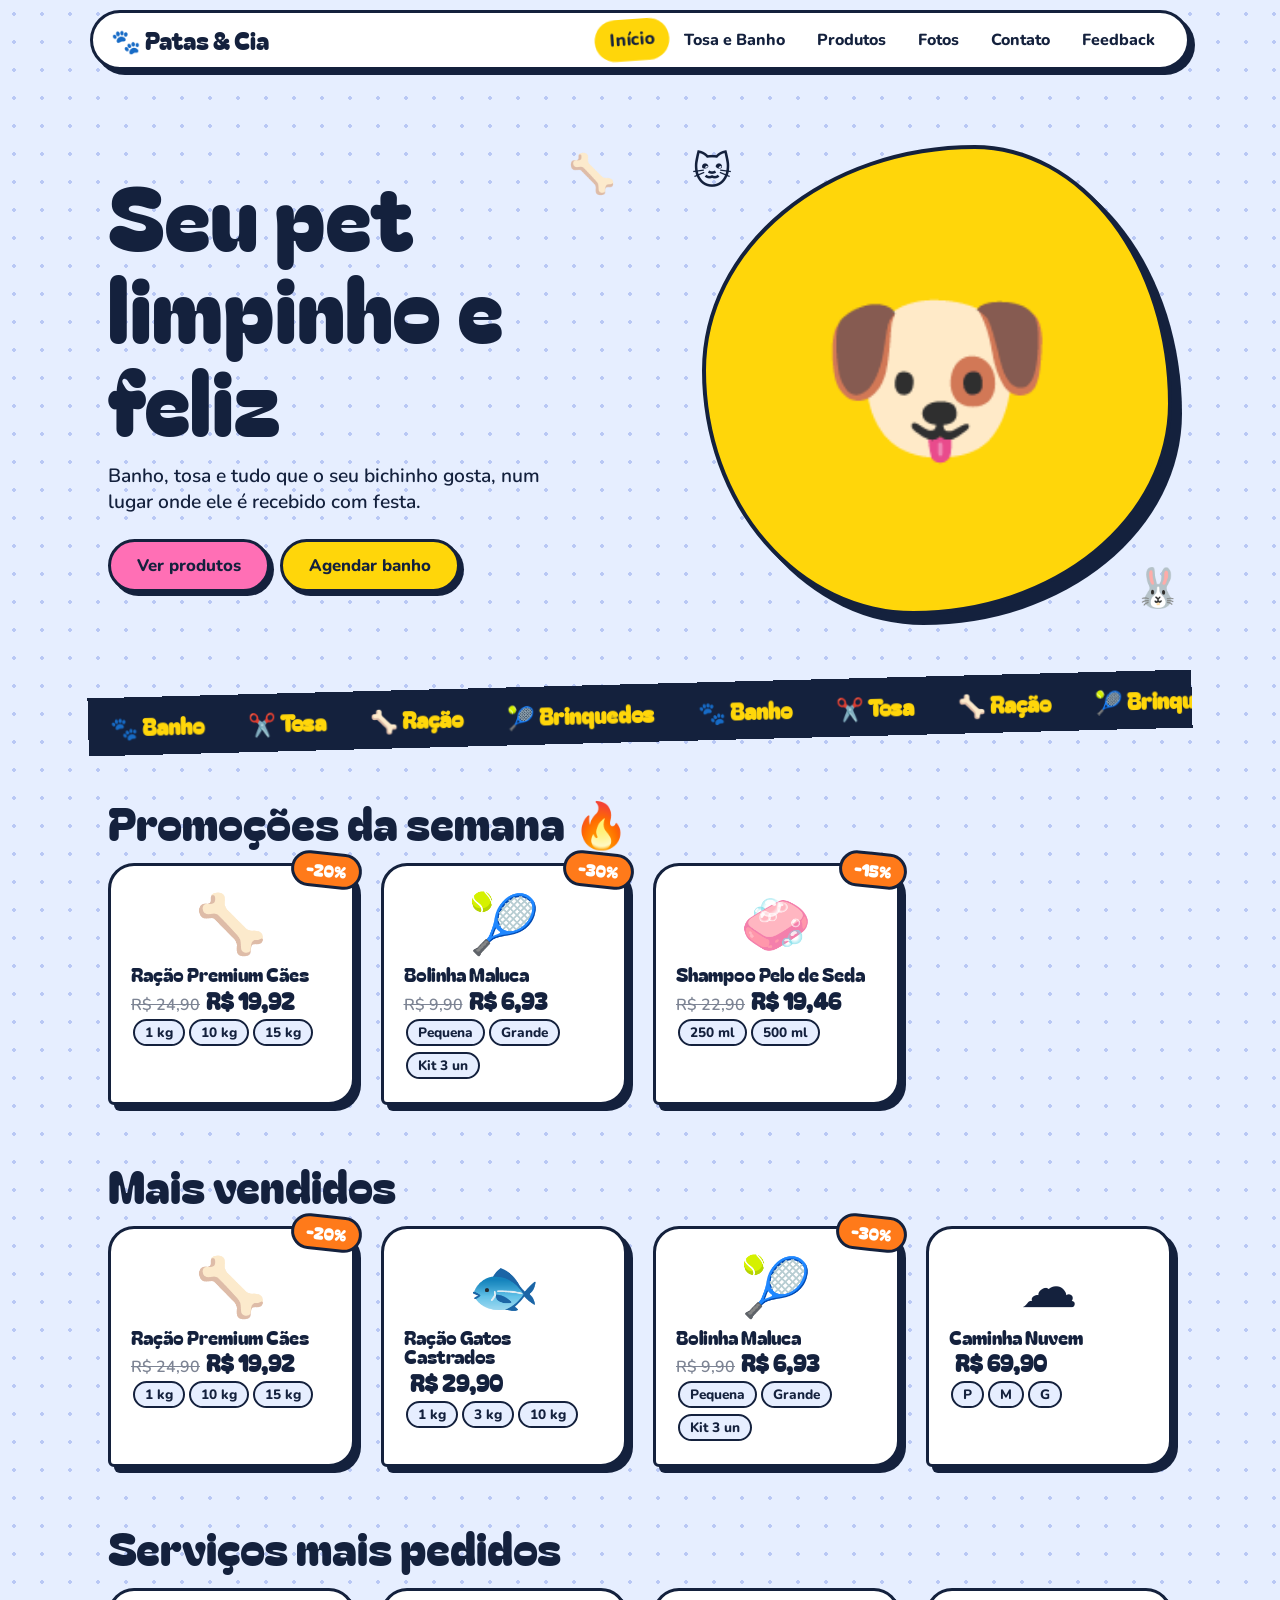
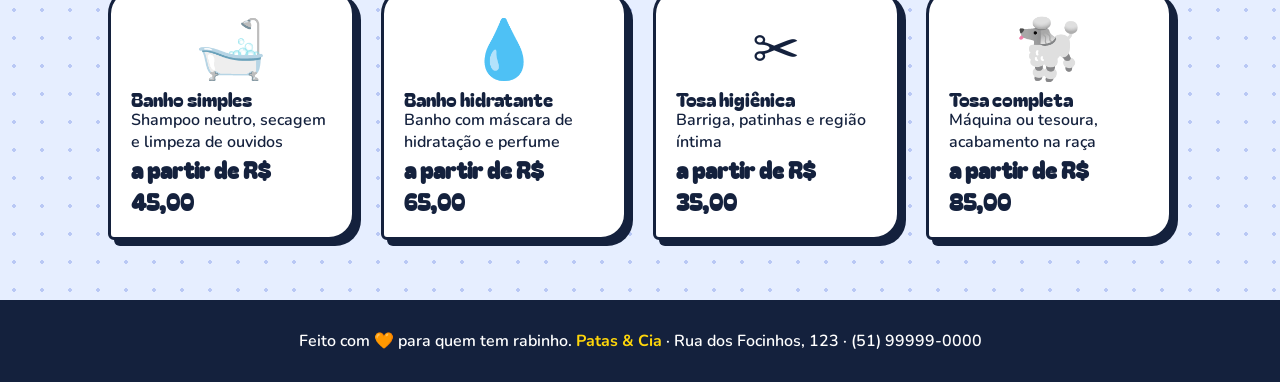
<file: index.html>
<!DOCTYPE html>
<html lang="pt-BR">

<head>
    <meta charset="utf-8">
    <meta name="viewport" content="width=device-width,initial-scale=1">
    <title>Patas &amp; Cia | Petshop</title>
    <link href="https://fonts.googleapis.com/css2?family=Bagel+Fat+One&family=Nunito:wght@600;800&display=swap"
        rel="stylesheet">
    <link rel="stylesheet" href="style.css">
</head>

<body>
    <main>
        <div class="hero">
            <div><span class="fl" style="top:-20px;right:10%">🦴</span>
                <h1 id="t"></h1>
                <p style="font-size:1.2rem;margin:18px 0 24px;max-width:460px">Banho, tosa e tudo que o seu bichinho
                    gosta, num lugar onde ele é recebido com festa.</p>
                <div class="row"><a class="btn" href="produtos.html">Ver produtos</a><a class="btn y"
                        href="tosa.html">Agendar banho</a></div>
            </div>
            <div style="position:relative"><span class="fl" style="top:0;left:-10px;animation-delay:1s">🐱</span><span
                    class="fl" style="bottom:0;right:-10px;animation-delay:2s">🐰</span>
                <div class="blob" id="pet" role="img" aria-label="Cachorro">🐶</div>
            </div>
        </div>
        <div class="mq">
            <div id="mq"></div>
        </div>
        <section>
            <h2>Promoções da semana 🔥</h2>
            <div class="grid" id="pr"></div>
        </section>
        <section>
            <h2>Mais vendidos</h2>
            <div class="grid" id="mv"></div>
        </section>
        <section>
            <h2>Serviços mais pedidos</h2>
            <div class="grid" id="sv"></div>
        </section>
    </main>
    <script src="app.js"></script>
    <script>
        document.getElementById('t').innerHTML = 'Seu pet limpinho e feliz'.split(' ').map((w, i) => `<span style="animation-delay:${i * .12}s">${w}&nbsp;</span>`).join('');
        mq.innerHTML = ('<span>🐾 Banho</span><span>✂️ Tosa</span><span>🦴 Ração</span><span>🎾 Brinquedos</span>').repeat(8);
        const pets = ['🐶', '🐱', '🐰', '🐹']; let k = 0; pet.onclick = () => { k = (k + 1) % 4; pet.textContent = pets[k]; toast('Au au! Clique de novo 🐾') };
        pr.innerHTML = Object.keys(O).map(i => pcard(P[i], i)).join('');
        mv.innerHTML = P.map((p, i) => p.h ? pcard(p, i) : '').join('');
        sv.innerHTML = S.slice(0, 4).map(s => `<a class="card rv" href="tosa.html"><span class="big">${s[1]}</span><h3>${s[0]}</h3><p>${s[2]}</p><p class="price">a partir de ${f(s[4])}</p></a>`).join('');
        rv()</script>
</body>

</html>
</file>
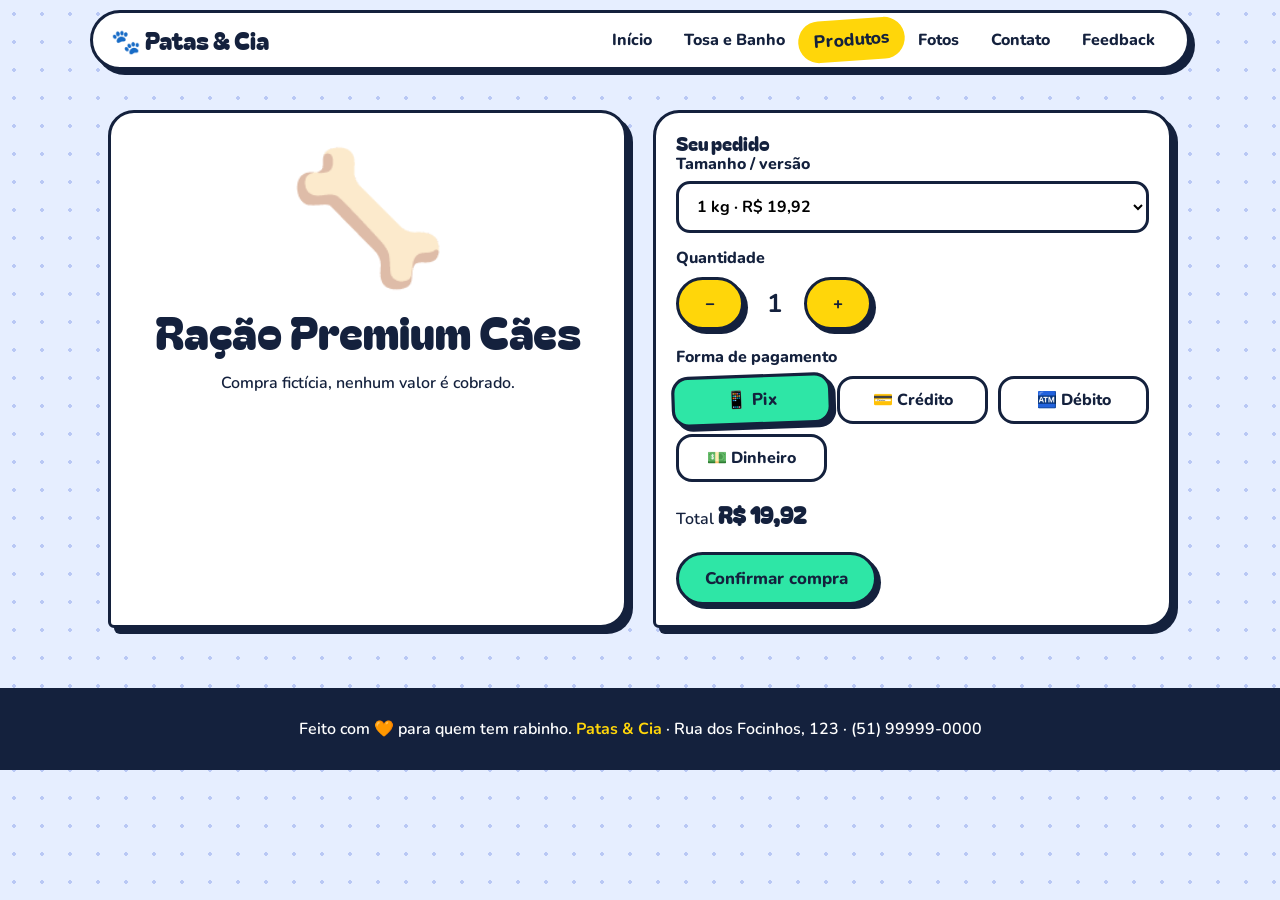
<file: compra.html>
<!DOCTYPE html>
<html lang="pt-BR">

<head>
    <meta charset="utf-8">
    <meta name="viewport" content="width=device-width,initial-scale=1">
    <title>Comprar | Patas &amp; Cia</title>
    <link href="https://fonts.googleapis.com/css2?family=Bagel+Fat+One&family=Nunito:wght@600;800&display=swap"
        rel="stylesheet">
    <link rel="stylesheet" href="style.css">
</head>

<body>
    <main>
        <div class="two">
            <div class="card" style="text-align:center">
                <span class="big" style="font-size:8rem" id="em"></span>
                <h2 id="nm"></h2>
                <p>Compra fictícia, nenhum valor é cobrado.</p>
            </div>

            <div class="card">
                <h3>Seu pedido</h3>
                <label>Tamanho / versão</label>
                <select id="vr"></select>
                <label>Quantidade</label>

                <div class="row" style="margin:8px 0 16px">
                    <button class="btn y" onclick="q(-1)">−</button>
                    <b id="qt" style="font-size:1.6rem;min-width:40px;text-align:center">1</b>
                    <button class="btn y" onclick="q(1)">+</button>
                </div>

                <label>Forma de pagamento</label>

                <div class="pay">
                    <label><input type="radio" name="pg" checked>📱 Pix</label>
                    <label><input type="radio" name="pg">💳 Crédito</label>
                    <label><input type="radio" name="pg">🏧 Débito</label>
                    <label><input type="radio" name="pg">💵 Dinheiro</label>
                </div>

                <p>Total <span class="price" id="tt"></span></p>
                <br>

                <button class="btn m" onclick="ok()">Confirmar compra</button>
            </div>
        </div>
    </main>

    <div id="ov">
        <div class="card">
            <span class="big">🎉</span>
            <h2>Pedido feito!</h2>
            <p id="rs"></p>
            <br>

            <a class="btn y" href="produtos.html">Voltar aos produtos</a>
        </div>
    </div>

    <script src="app.js"></script>

    <script>
        const u = new URLSearchParams(location.search), id = +u.get('id') || 0, p = P[id], o = O[id] || 0; let n = 1;
        em.textContent = p.e; nm.textContent = p.n; vr.innerHTML = p.s.map((s, j) => `<option value="${j}" ${j == u.get('s') ? 'selected' : ''}>${s[0]} · ${f(s[1] * (1 - o / 100))}</option>`).join('');
        const tot = () => p.s[vr.value][1] * (1 - o / 100) * n; function r() { qt.textContent = n; tt.textContent = f(tot()) }
        function q(d) { n = Math.max(1, Math.min(20, n + d)); r() } vr.onchange = r; r();
        function ok() { rs.textContent = `${n}x ${p.n} (${p.s[vr.value][0]}) · ${f(tot())} · pedido nº ${Math.floor(1000 + Math.random() * 9000)}`; ov.classList.add('s') }
    </script>
</body>

</html>
</file>
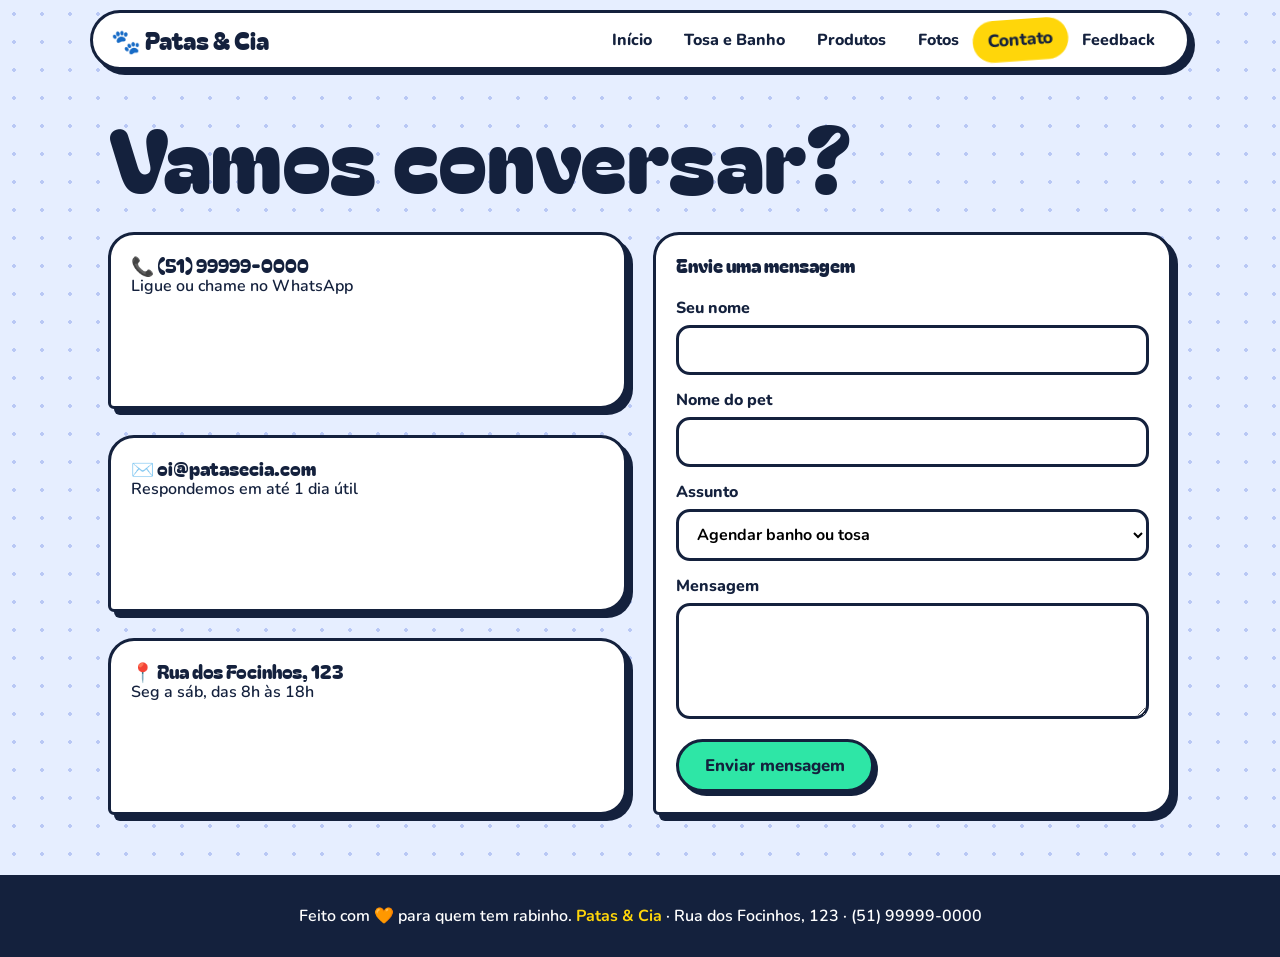
<file: contato.html>
<!DOCTYPE html>
<html lang="pt-BR">

<head>
    <meta charset="utf-8">
    <meta name="viewport" content="width=device-width,initial-scale=1">
    <title>Contato | Patas &amp; Cia</title>
    <link href="https://fonts.googleapis.com/css2?family=Bagel+Fat+One&family=Nunito:wght@600;800&display=swap"
        rel="stylesheet">
    <link rel="stylesheet" href="style.css">
</head>

<body>
    <main>
        <h1>Vamos conversar?</h1>
        <div class="two" style="margin-top:30px">
            <div class="grid" style="grid-template-columns:1fr">

                <a class="card" href="tel:+5551999990000">
                    <h3>📞 (51) 99999-0000</h3>
                    <p>Ligue ou chame no WhatsApp</p>
                </a>

                <a class="card" href="mailto:oi@patasecia.com">
                    <h3>✉️ oi@patasecia.com</h3>
                    <p>Respondemos em até 1 dia útil</p>
                </a>

                <div class="card hv">
                    <h3>📍 Rua dos Focinhos, 123</h3>
                    <p>Seg a sáb, das 8h às 18h</p>
                </div>
            </div>

            <form class="card"
                onsubmit="event.preventDefault();toast('Mensagem enviada! Já já respondemos 🐾');this.reset()">

                <h3>Envie uma mensagem</h3>
                <br>

                <label for="a">Seu nome</label>
                <input id="a" required><label for="b">Nome do pet</label>
                <input id="b"><label for="c">Assunto</label>

                <select id="c">
                    <option>Agendar banho ou tosa</option>
                    <option>Dúvida sobre produtos</option>
                    <option>Outro</option>
                </select><label for="d">Mensagem</label><textarea id="d" rows="4" required></textarea>

                <button class="btn m">Enviar mensagem</button>

            </form>
        </div>
    </main>
    <script src="app.js"></script>
</body>

</html>
</file>
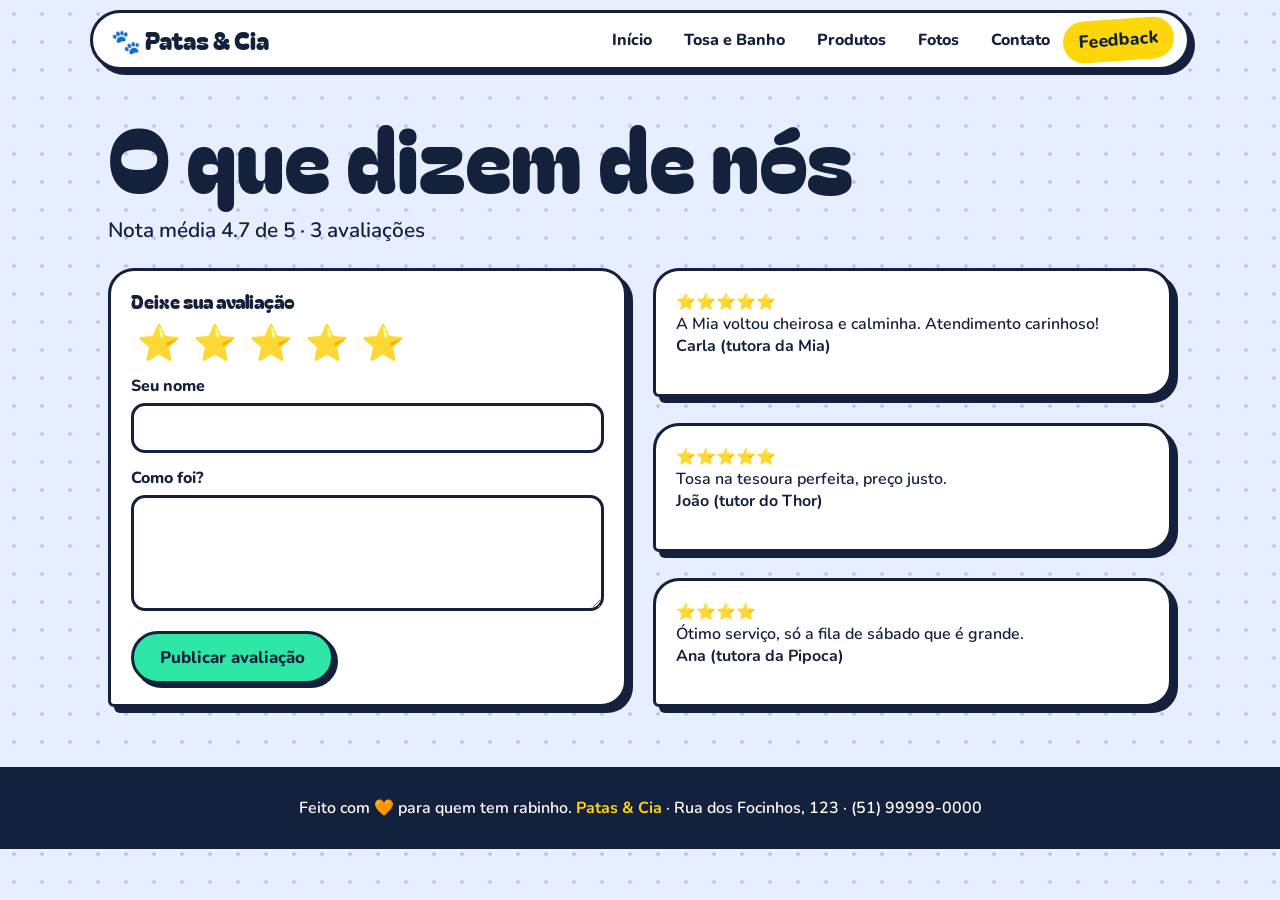
<file: feedback.html>
<!DOCTYPE html>
<html lang="pt-BR">

<head>
    <meta charset="utf-8">
    <meta name="viewport" content="width=device-width,initial-scale=1">
    <title>Feedback | Patas &amp; Cia</title>
    <link href="https://fonts.googleapis.com/css2?family=Bagel+Fat+One&family=Nunito:wght@600;800&display=swap"
        rel="stylesheet">
    <link rel="stylesheet" href="style.css">
</head>

<body>
    <main>
        <h1>O que dizem de nós</h1>
        <p id="av" style="margin:14px 0 24px;font-size:1.3rem"></p>

        <div class="two">
            <form class="card" id="fm">
                <h3>Deixe sua avaliação</h3>

                <div class="stars" id="st" style="margin:10px 0"></div>

                <label for="n">Seu nome</label><input id="n" required>
                <label for="m">Como foi?</label><textarea id="m" rows="4" required></textarea>
                <button class="btn m">Publicar avaliação</button>
            </form>
            <div id="ls" class="grid" style="grid-template-columns:1fr"></div>
        </div>
    </main>
    <script src="app.js"></script>
    <script>
        let R = [{ n: 'Carla (tutora da Mia)', s: 5, m: 'A Mia voltou cheirosa e calminha. Atendimento carinhoso!' }, { n: 'João (tutor do Thor)', s: 5, m: 'Tosa na tesoura perfeita, preço justo.' }, { n: 'Ana (tutora da Pipoca)', s: 4, m: 'Ótimo serviço, só a fila de sábado que é grande.' }];
        try { R = [...JSON.parse(localStorage.getItem('fb') || '[]'), ...R] } catch (e) { }
        let s = 5; function ds() { st.innerHTML = [1, 2, 3, 4, 5].map(i => `<button type="button" class="${i <= s ? 'on' : ''}" onclick="s=${i};ds()" aria-label="${i} estrelas">⭐</button>`).join('') } ds();
        function dr() { av.textContent = 'Nota média ' + (R.reduce((a, b) => a + b.s, 0) / R.length).toFixed(1) + ' de 5 · ' + R.length + ' avaliações'; ls.innerHTML = R.map(r => `<div class="card hv rv in"><p>${'⭐'.repeat(r.s)}</p><p>${r.m.replace(/</g, '&lt;')}</p><b>${r.n.replace(/</g, '&lt;')}</b></div>`).join('') } dr();
        fm.onsubmit = e => { e.preventDefault(); const x = { n: n.value, s, m: m.value }; R.unshift(x); try { const o = JSON.parse(localStorage.getItem('fb') || '[]'); o.unshift(x); localStorage.setItem('fb', JSON.stringify(o)) } catch (e) { } fm.reset(); dr(); toast('Obrigado pela avaliação! 🧡') }
    </script>
</body>

</html>
</file>
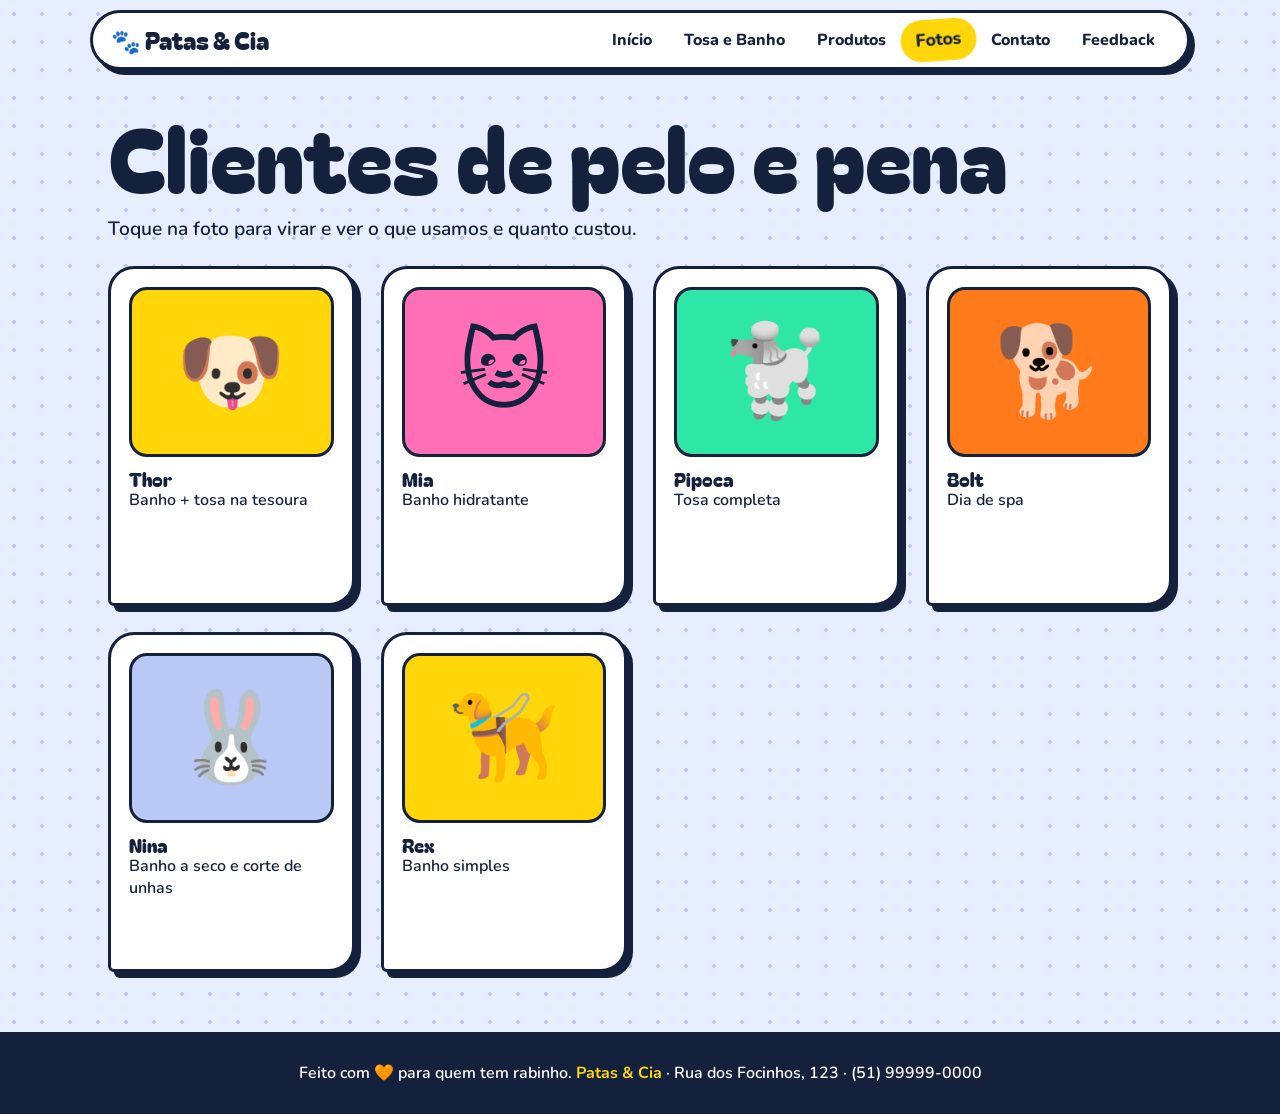
<file: fotos.html>
<!DOCTYPE html>
<html lang="pt-BR">

<head>
    <meta charset="utf-8">
    <meta name="viewport" content="width=device-width,initial-scale=1">
    <title>Fotos | Patas &amp; Cia</title>
    <link href="https://fonts.googleapis.com/css2?family=Bagel+Fat+One&family=Nunito:wght@600;800&display=swap"
        rel="stylesheet">
    <link rel="stylesheet" href="style.css">
</head>

<body>
    <main>
        <h1>Clientes de pelo e pena</h1>

        <p style="margin:14px 0 24px;font-size:1.2rem">
            Toque na foto para virar e ver o que usamos e quanto custou.
        </p>

        <div class="grid" id="g"></div>
    </main>

    <script src="app.js"></script>
    <script>
        const F = [
            [
                'Thor',
                '🐶',
                '#ffd60a',
                'Banho + tosa na tesoura',
                'Shampoo Pelo de Seda, condicionador e perfume suave',
                110
            ],
            [
                'Mia',
                '🐱',
                '#ff6fb5',
                'Banho hidratante',
                'Máscara de hidratação e escovação',
                65
            ],
            [
                'Pipoca',
                '🐩',
                '#2ee6a6',
                'Tosa completa',
                'Máquina nº 10, tesoura e laço',
                85
            ],
            [
                'Bolt',
                '🐕',
                '#ff7a1a',
                'Dia de spa',
                'Banho, tosa higiênica e escovação de dentes',
                130
            ],
            [
                'Nina',
                '🐰',
                '#b9c8f5',
                'Banho a seco e corte de unhas',
                'Espuma seca e lixa suave',
                40
            ],
            [
                'Rex',
                '🦮',
                '#ffd60a',
                'Banho simples',
                'Shampoo neutro e secagem',
                58.5
            ]
        ];

        g.innerHTML = F.map(a => `
            <button
                class="fp rv"
                onclick="this.classList.toggle('fl2')"
                aria-label="Virar cartão de ${a[0]}"
            >
                <div class="fi">
                    <div style="background:#fff">
                        <div class="ph" style="--c:${a[2]}">${a[1]}</div>
                        <h3>${a[0]}</h3>
                        <p>${a[3]}</p>
                    </div>

                    <div class="bk">
                        <h3>${a[0]} ✨</h3>
                        <p><b>Serviço:</b> ${a[3]}</p>
                        <p><b>Usamos:</b> ${a[4]}</p>
                        <p class="price" style="margin-top:12px">
                            Cobrado: ${f(a[5])}
                        </p>
                    </div>
                </div>
            </button>
        `).join('');

        rv();
    </script>
</body>

</html>
</file>
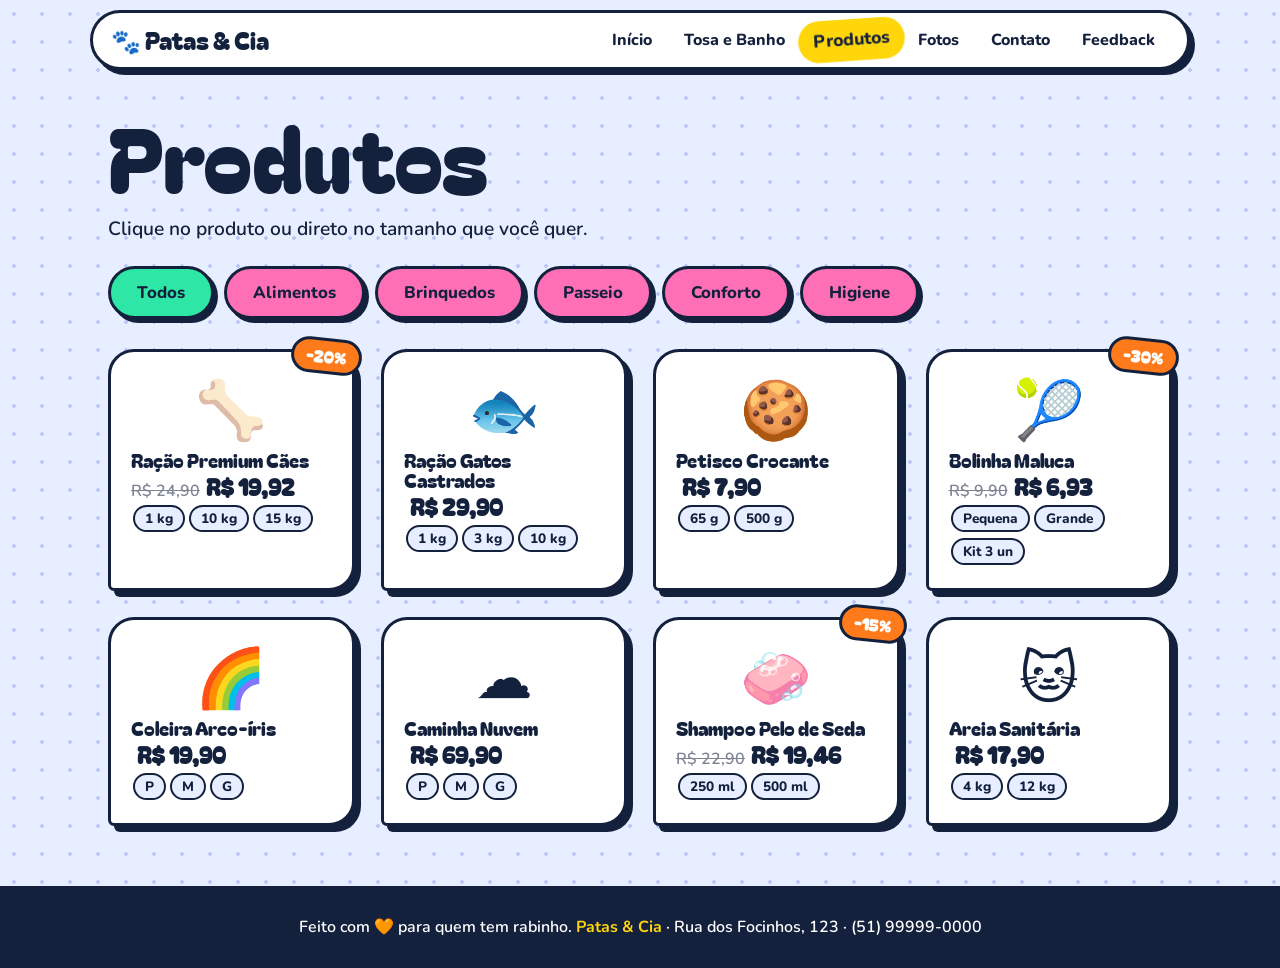
<file: produtos.html>
<!DOCTYPE html>
<html lang="pt-BR">

<head>
    <meta charset="utf-8">
    <meta name="viewport" content="width=device-width,initial-scale=1">
    <title>Produtos | Patas &amp; Cia</title>
    <link href="https://fonts.googleapis.com/css2?family=Bagel+Fat+One&family=Nunito:wght@600;800&display=swap"
        rel="stylesheet">
    <link rel="stylesheet" href="style.css">
</head>

<body>
    <main>
        <h1>Produtos</h1>
        <p style="margin:14px 0 24px;font-size:1.2rem">Clique no produto ou direto no tamanho que você quer.</p>
        <div class="row" id="ct"></div>
        <div class="grid" id="g" style="margin-top:30px"></div>
    </main>
    <script src="app.js"></script>
    <script>
        const cats = ['Todos', ...new Set(P.map(p => p.c))];
        function d(c) { ct.innerHTML = cats.map(x => `<button class="btn ${x == c ? 'm' : ''}" onclick="d('${x}')">${x}</button>`).join(''); g.innerHTML = P.map((p, i) => c == 'Todos' || p.c == c ? pcard(p, i) : '').join(''); rv() }
        d('Todos')</script>
</body>

</html>
</file>
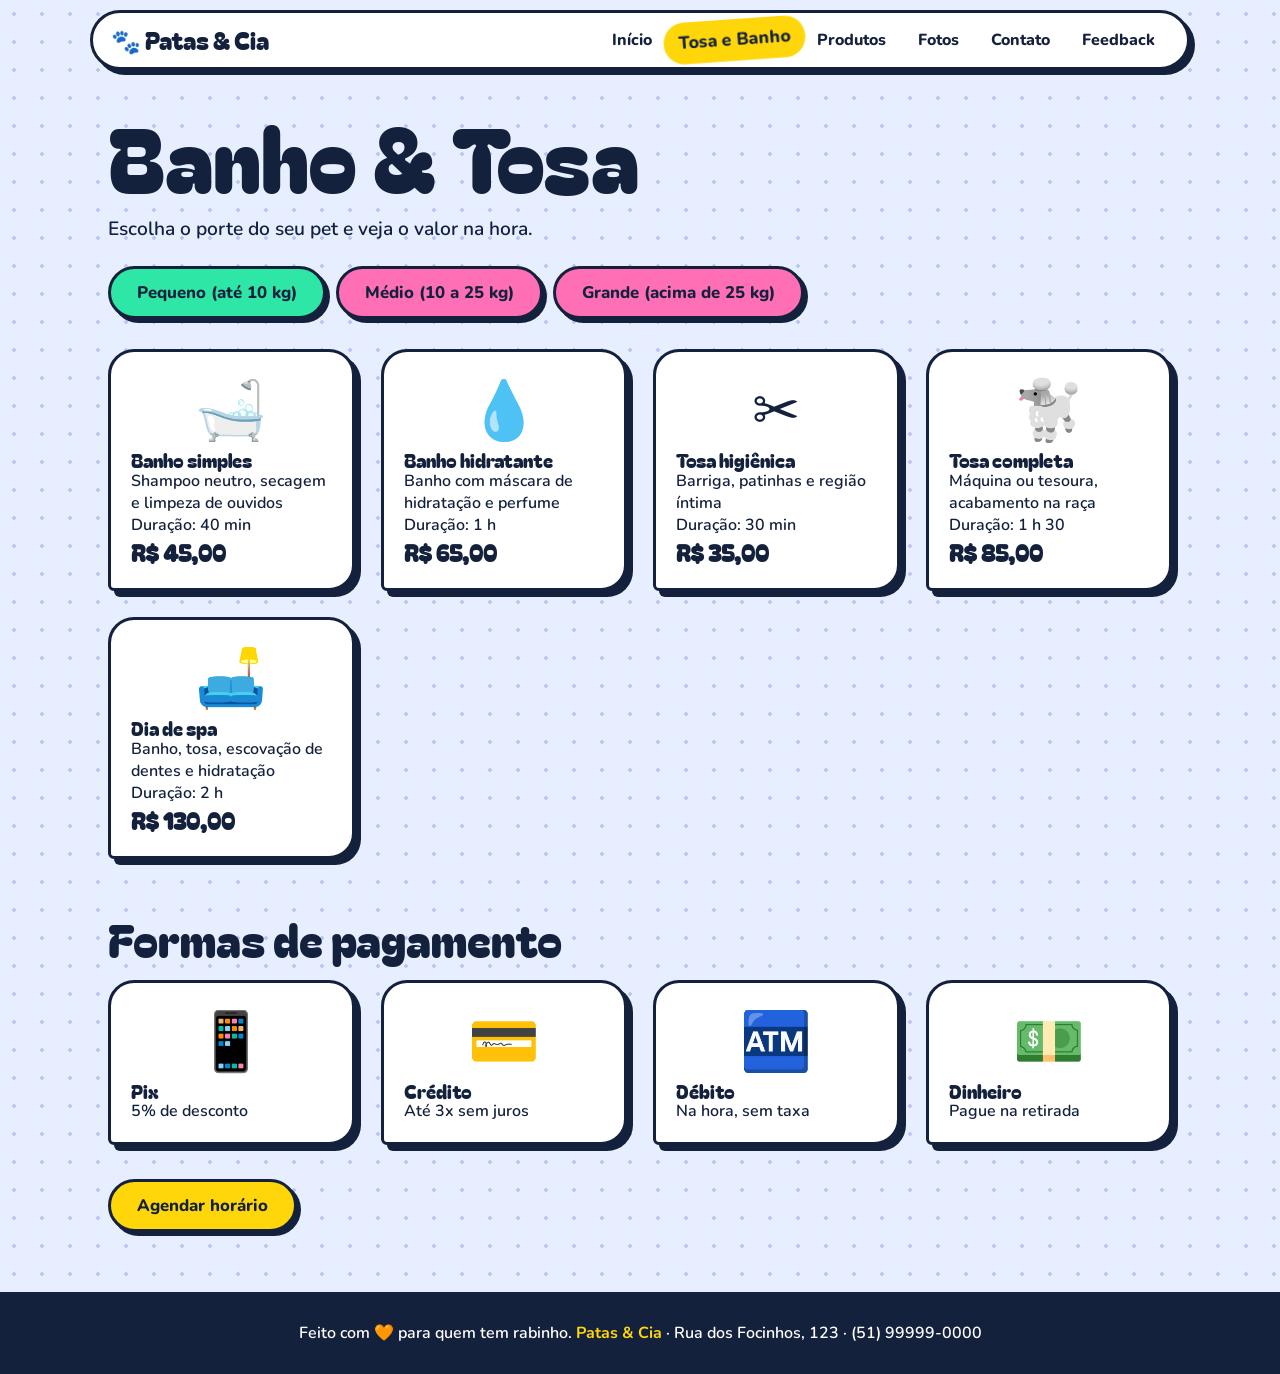
<file: tosa.html>
<!DOCTYPE html>
<html lang="pt-BR">

<head>
    <meta charset="utf-8">
    <meta name="viewport" content="width=device-width,initial-scale=1">
    <title>Tosa e Banho | Patas &amp; Cia</title>
    <link href="https://fonts.googleapis.com/css2?family=Bagel+Fat+One&family=Nunito:wght@600;800&display=swap"
        rel="stylesheet">
    <link rel="stylesheet" href="style.css">
</head>

<body>
    <main>
        <h1>Banho &amp; Tosa</h1>
        <p style="margin:14px 0 24px;font-size:1.2rem">Escolha o porte do seu pet e veja o valor na hora.</p>
        <div class="row" id="sz"></div>
        <div class="grid" id="sv" style="margin-top:30px"></div>
        <section>
            <h2>Formas de pagamento</h2>
            <div class="grid" id="fp"></div>
        </section>
        <p style="margin-top:34px"><a class="btn y" href="contato.html">Agendar horário</a></p>
    </main>
    <script src="app.js"></script>
    <script>
        const nm = { P: 'Pequeno (até 10 kg)', M: 'Médio (10 a 25 kg)', G: 'Grande (acima de 25 kg)' }; let cur = 0;
        function draw() {
            sz.innerHTML = M.map((m, i) => `<button class="btn ${i == cur ? 'm' : ''}" onclick="cur=${i};draw()">${nm[m[0]]}</button>`).join('');
            sv.innerHTML = S.map(s => `<div class="card hv"><span class="big">${s[1]}</span><h3>${s[0]}</h3><p>${s[2]}</p><p>Duração: ${s[3]}</p><p class="price">${f(s[4] * M[cur][1])}</p></div>`).join('')
        }
        draw();
        fp.innerHTML = [['📱', 'Pix', '5% de desconto'], ['💳', 'Crédito', 'Até 3x sem juros'], ['🏧', 'Débito', 'Na hora, sem taxa'], ['💵', 'Dinheiro', 'Pague na retirada']].map(p => `<div class="card hv"><span class="big">${p[0]}</span><h3>${p[1]}</h3><p>${p[2]}</p></div>`).join('');
    </script>
</body>

</html>
</file>
<file: style.css>
:root {
    --bg: #e6eeff;
    --ink: #14213d;
    --y: #ffd60a;
    --pk: #ff6fb5;
    --mt: #2ee6a6;
    --or: #ff7a1a
}

* {
    box-sizing: border-box;
    margin: 0
}

body {
    font-family: 'Nunito', system-ui, sans-serif;
    font-weight: 600;
    background: var(--bg);
    color: var(--ink);
    overflow-x: hidden;
    background-image: radial-gradient(#b9c8f5 2px, transparent 2px);
    background-size: 28px 28px
}

h1,
h2,
h3,
.logo {
    font-family: 'Bagel Fat One', 'Arial Black', sans-serif;
    font-weight: 400;
    line-height: 1.05
}

h1 {
    font-size: clamp(2.6rem, 8vw, 5.5rem)
}

h2 {
    font-size: clamp(1.8rem, 4vw, 2.8rem);
    margin-bottom: 18px
}

a {
    color: inherit;
    text-decoration: none
}

:focus-visible {
    outline: 4px solid var(--or);
    outline-offset: 3px
}

main {
    max-width: 1100px;
    margin: auto;
    padding: 30px 18px 60px
}

nav {
    position: sticky;
    top: 10px;
    z-index: 50;
    margin: 10px auto;
    max-width: 1100px;
    width: calc(100% - 20px);
    display: flex;
    align-items: center;
    justify-content: space-between;
    background: #fff;
    border: 3px solid var(--ink);
    border-radius: 60px;
    padding: 8px 18px;
    box-shadow: 5px 5px 0 var(--ink)
}

.logo {
    font-size: 1.5rem
}

.links {
    display: flex;
    gap: 4px
}

.links a {
    padding: 8px 14px;
    border-radius: 30px;
    font-weight: 800;
    transition: .2s
}

.links a:hover,
.links a.on {
    background: var(--y);
    transform: rotate(-4deg) scale(1.1)
}

.bg {
    display: none;
    background: var(--y);
    border: 3px solid var(--ink);
    border-radius: 12px;
    font-size: 1.3rem;
    padding: 2px 10px;
    cursor: pointer
}

.btn {
    display: inline-block;
    background: var(--pk);
    border: 3px solid var(--ink);
    border-radius: 50px;
    padding: 12px 26px;
    font: 800 1.05rem Nunito, sans-serif;
    color: var(--ink);
    box-shadow: 4px 4px 0 var(--ink);
    cursor: pointer;
    transition: .15s
}

.btn:hover {
    transform: translate(-2px, -2px) rotate(-2deg);
    box-shadow: 7px 7px 0 var(--ink)
}

.btn:active {
    transform: translate(3px, 3px);
    box-shadow: 0 0 0
}

.btn.y {
    background: var(--y)
}

.btn.m {
    background: var(--mt)
}

.card {
    background: #fff;
    border: 3px solid var(--ink);
    border-radius: 26px 26px 26px 6px;
    box-shadow: 6px 6px 0 var(--ink);
    padding: 20px;
    transition: .2s;
    display: block;
    position: relative
}

a.card:hover,
.card.hv:hover {
    transform: translate(-4px, -4px) rotate(-1.5deg);
    box-shadow: 11px 11px 0 var(--ink)
}

.grid {
    display: grid;
    gap: 26px;
    grid-template-columns: repeat(auto-fill, minmax(230px, 1fr))
}

.big {
    font-size: 3.6rem;
    display: block;
    text-align: center;
    transition: .3s
}

.card:hover .big {
    transform: scale(1.25) rotate(8deg)
}

.tag {
    position: absolute;
    top: -14px;
    right: -10px;
    background: var(--or);
    color: #fff;
    border: 3px solid var(--ink);
    border-radius: 30px;
    padding: 3px 12px;
    font-family: 'Bagel Fat One', sans-serif;
    transform: rotate(6deg)
}

.chip {
    display: inline-block;
    background: var(--bg);
    border: 2px solid var(--ink);
    border-radius: 20px;
    padding: 2px 10px;
    margin: 3px 2px;
    font-size: .85rem;
    font-weight: 800;
    transition: .15s
}

.chip:hover,
.chip.on {
    background: var(--mt);
    transform: scale(1.1)
}

.old {
    text-decoration: line-through;
    opacity: .55;
    margin-right: 6px
}

.price {
    font-family: 'Bagel Fat One', sans-serif;
    font-size: 1.4rem
}

.hero {
    display: grid;
    grid-template-columns: 1.2fr 1fr;
    gap: 30px;
    align-items: center;
    min-height: 60vh
}

.blob {
    aspect-ratio: 1;
    background: var(--y);
    border: 4px solid var(--ink);
    border-radius: 58% 42% 55% 45%/48% 55% 45% 52%;
    display: grid;
    place-items: center;
    font-size: clamp(7rem, 22vw, 12rem);
    box-shadow: 10px 10px 0 var(--ink);
    animation: mor 7s ease-in-out infinite
}

@keyframes mor {
    50% {
        border-radius: 42% 58% 45% 55%/55% 45% 55% 45%;
        transform: rotate(4deg)
    }
}

.fl {
    position: absolute;
    font-size: 2.4rem;
    animation: fl 4s ease-in-out infinite
}

@keyframes fl {
    50% {
        transform: translateY(-16px) rotate(12deg)
    }
}

.hero>div {
    position: relative
}

.hero h1 span {
    display: inline-block;
    animation: pop .6s both
}

@keyframes pop {
    from {
        transform: translateY(40px) scale(.5);
        opacity: 0
    }
}

.mq {
    overflow: hidden;
    background: var(--ink);
    color: var(--y);
    border-block: 3px solid var(--ink);
    transform: rotate(-1.5deg);
    margin: 34px -20px;
    font-family: 'Bagel Fat One', sans-serif;
    font-size: 1.4rem
}

.mq div {
    display: flex;
    width: max-content;
    animation: mq 22s linear infinite;
    padding: 10px 0
}

.mq span {
    padding: 0 22px
}

@keyframes mq {
    to {
        transform: translateX(-50%)
    }
}

section {
    margin-top: 56px
}

.row {
    display: flex;
    gap: 10px;
    flex-wrap: wrap;
    align-items: center
}

.pw {
    position: fixed;
    pointer-events: none;
    z-index: 99;
    font-size: 1.4rem;
    animation: pw 1.1s forwards
}

@keyframes pw {
    to {
        opacity: 0;
        transform: translateY(-20px) scale(.4)
    }
}

.rv {
    opacity: 0;
    transform: translateY(26px);
    transition: .6s
}

.rv.in {
    opacity: 1;
    transform: none
}

table {
    width: 100%;
    border-collapse: collapse
}

td,
th {
    padding: 10px;
    text-align: left;
    border-bottom: 2px dashed var(--ink)
}

input,
select,
textarea {
    width: 100%;
    font: 700 1rem Nunito, sans-serif;
    padding: 11px 14px;
    border: 3px solid var(--ink);
    border-radius: 14px;
    margin: 6px 0 14px;
    background: #fff
}

input:focus,
textarea:focus,
select:focus {
    outline: 4px solid var(--y)
}

label {
    font-weight: 800
}

.pay {
    display: grid;
    grid-template-columns: repeat(auto-fit, minmax(130px, 1fr));
    gap: 10px;
    margin: 8px 0 16px
}

.pay label {
    border: 3px solid var(--ink);
    border-radius: 16px;
    padding: 10px;
    text-align: center;
    cursor: pointer;
    background: #fff;
    transition: .15s
}

.pay input {
    display: none;
}

.pay label:has(input:checked) {
    background: var(--mt);
    transform: rotate(-2deg) scale(1.06);
    box-shadow: 4px 4px 0 var(--ink)
}

.fp {
    perspective: 900px;
    cursor: pointer;
    height: 340px;
    border: 0;
    background: none;
    padding: 0;
    font: inherit;
    color: inherit;
    text-align: left
}

.fi {
    position: relative;
    width: 100%;
    height: 100%;
    transition: .6s;
    transform-style: preserve-3d
}

.fp.fl2 .fi {
    transform: rotateY(180deg)
}

.fi>div {
    position: absolute;
    inset: 0;
    backface-visibility: hidden;
    border: 3px solid var(--ink);
    border-radius: 26px 26px 26px 6px;
    box-shadow: 6px 6px 0 var(--ink);
    padding: 18px;
    overflow: hidden
}

.fi .bk {
    transform: rotateY(180deg);
    background: #fff
}

.ph {
    height: 170px;
    border: 3px solid var(--ink);
    border-radius: 18px;
    display: grid;
    place-items: center;
    font-size: 5.5rem;
    margin-bottom: 12px;
    background: var(--c, var(--y))
}

.stars button {
    background: none;
    border: 0;
    font-size: 2.2rem;
    cursor: pointer;
    filter: grayscale(1);
    transition: .15s
}

.stars button.on {
    filter: none
}

.stars button:hover {
    transform: scale(1.3) rotate(15deg)
}

#ov {
    position: fixed;
    inset: 0;
    background: #14213dcc;
    display: none;
    place-items: center;
    z-index: 100;
    padding: 20px
}

#ov.s {
    display: grid
}

#ov .card {
    text-align: center;
    max-width: 420px;
    animation: pop .5s
}

.toast {
    position: fixed;
    bottom: 20px;
    left: 50%;
    transform: translateX(-50%);
    background: var(--ink);
    color: #fff;
    padding: 12px 24px;
    border-radius: 30px;
    z-index: 101
}

footer {
    text-align: center;
    padding: 30px;
    background: var(--ink);
    color: #fff
}

footer b {
    color: var(--y)
}

.two {
    display: grid;
    grid-template-columns: 1fr 1fr;
    gap: 26px
}

@media(max-width:820px) {
    .bg {
        display: block
    }

    .links {
        display: none;
        position: absolute;
        top: 64px;
        left: 0;
        right: 0;
        flex-direction: column;
        background: #fff;
        border: 3px solid var(--ink);
        border-radius: 24px;
        padding: 10px;
        box-shadow: 5px 5px 0 var(--ink)
    }

    .links.o {
        display: flex
    }

    nav {
        position: sticky
    }

    .hero,
    .two {
        grid-template-columns: 1fr
    }

    .hero {
        min-height: 0
    }
}

@media(prefers-reduced-motion:reduce) {
    * {
        animation: none !important;
        transition: none !important
    }

    .rv {
        opacity: 1;
        transform: none
    }
}
</file>
